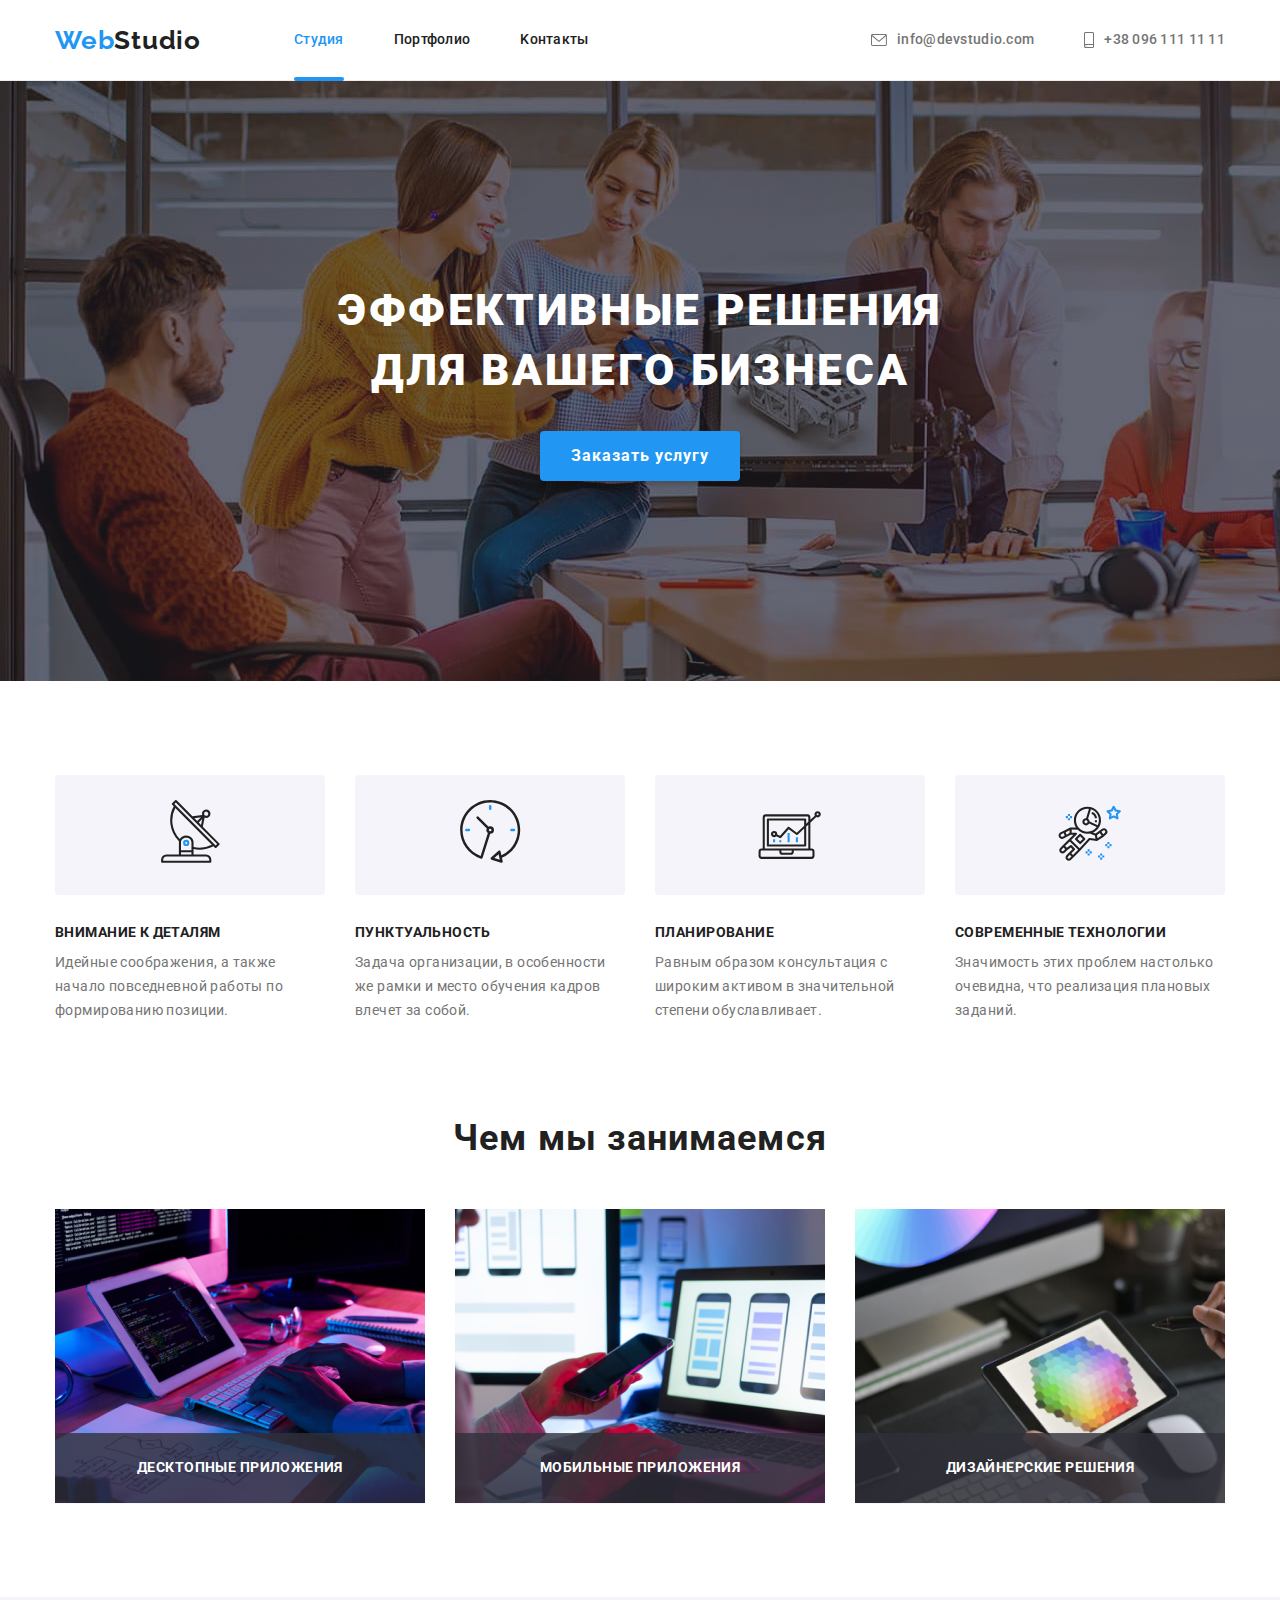
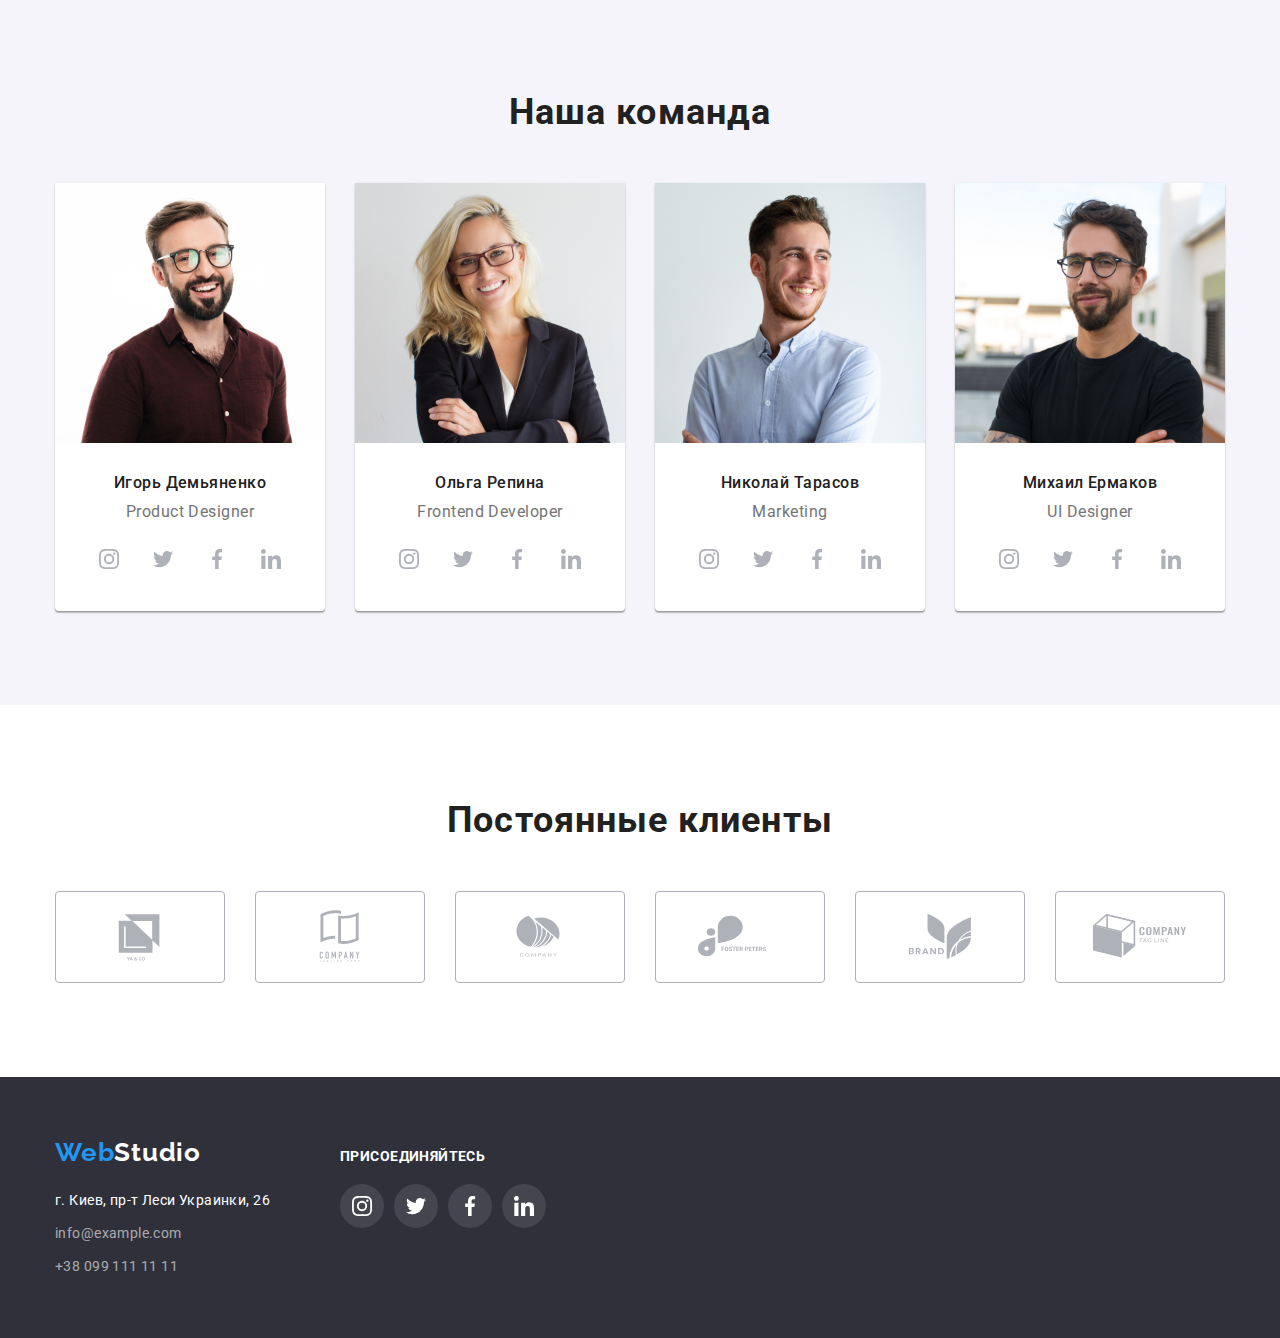
<file: index.html>
<!DOCTYPE html>
<html lang="ru">

<head>
  <link href="https://fonts.googleapis.com/css2?family=Raleway:wght@700&family=Roboto:wght@400;500;700;900&display=swap"
    rel="stylesheet" />
  <link rel="stylesheet"
    href="https://cdnjs.cloudflare.com/ajax/libs/modern-normalize/1.1.0/modern-normalize.min.css" />
  <link rel="stylesheet" type="text/css" href="./css/styles.css" />
  <title>WebStudio</title>
</head>

<body>
  <!-- HEADER-->
  <header class="header">
    <div class="container">
      <nav class="nav-header">
        <a href="index.html" class="logo-link"><span class="logo-accent">Web</span>Studio</a>
        <ul class="nav">
          <li class="nav-item">
            <a href="./index.html" class="nav-link current-link">Студия</a>
          </li>
          <li class="nav-item"><a href="./portfolio.html" class="nav-link">Портфолио</a></li>
          <li class="nav-item">
            <a href="" class="nav-link">Kонтакты</a>
          </li>
        </ul>
      </nav>
      <ul class="header-contacts">
        <li class="header-contacts-item">
          <a href="mailto:info@devstudio.com" class="header-contact">
            <svg class="header-icon" width="16px" height="12px">
              <use href="./imajes/sprite.svg#icon-envelope-hover"></use>
            </svg>info@devstudio.com
          </a>
        </li>
        <li class="header-contacts-item">
          <a href="tel:+380961111111" class="header-contact">
            <svg class="header-icon" width="10px" height="16px">
              <use href="./imajes/sprite.svg#icon-smartphone"></use>
            </svg>+38 096 111 11 11
          </a>
        </li>
      </ul>
    </div>
  </header>
  <!--Hero section-->
  <main>
    <section class="section hero">
      <div class="container">
        <h1 class="hero-title">Эффективные решения для вашего бизнеса</h1>
        <button data-modal-open type="button" class="button">Заказать услугу</button>
      </div>
    </section>

    <!--Our advantages-->
    <section class="advantag">
      <div class="container">
        <ul class="advantag-list">
          <li class="advantag-item">
            <div class="icon-background">
              <svg width="70px" height="70px">
                <use href="./imajes/sprite.svg#icon-antenna-1"></use>
              </svg>
            </div>
            <h3 class="advantag-title">Внимание к деталям</h3>
            <p class="advantag-text">
              Идейные соображения, а также начало повседневной работы по формированию позиции.
            </p>
          </li>
          <li class="advantag-item">
            <div class="icon-background">
              <svg width="70px" height="70px">
                <use href="./imajes/sprite.svg#icon-clock-1"></use>
              </svg>
            </div>
            <h3 class="advantag-title">Пунктуальность</h3>
            <p class="advantag-text">
              Задача организации, в особенности же рамки и место обучения кадров влечет за собой.
            </p>
          </li>
          <li class="advantag-item">
            <div class="icon-background">
              <svg width="70px" height="70px">
                <use href="./imajes/sprite.svg#icon-diagram-1"></use>
              </svg>
            </div>
            <h3 class="advantag-title">Планирование</h3>
            <p class="advantag-text">
              Равным образом консультация с широким активом в значительной степени обуславливает.
            </p>
          </li>
          <li class="advantag-item">
            <div class="icon-background">
              <svg width="70px" height="70px">
                <use href="./imajes/sprite.svg#icon-astronaut-1"></use>
              </svg>
            </div>
            <h3 class="advantag-title">Современные технологии</h3>
            <p class="advantag-text">
              Значимость этих проблем настолько очевидна, что реализация плановых заданий.
            </p>
          </li>
        </ul>
      </div>
    </section>
    <!--What are we doing-->
    <section class="doin">
      <div class="container">
        <h2 class="doin-title">Чем мы занимаемся</h2>
        <ul class="doin-list">
          <li class="doin-list-item">
            <img src="./imajes/table.jpg" alt="клавиатура" height="294" width="370" />
            <div class="doin-thumb">
              <p class="thumb-text">Десктопные приложения</p>
            </div>
          </li>
          <li class="doin-list-item">
            <img src="./imajes/phone.jpg" alt="телефон" height="294" width="370" />
            <div class="doin-thumb">
              <p class="thumb-text">Мобильные приложения</p>
            </div>
          </li>
          <li class="doin-list-item">
            <img src="./imajes/keyboard.jpg" alt="планшет" height="294" width="370" />
            <div class="doin-thumb">
              <p class="thumb-text">Дизайнерские решения</p>
            </div>
          </li>
        </ul>
      </div>
    </section>
    <!--team-->
    <section class="team">
      <div class="container">
        <h2 class="team-title">Наша команда</h2>
        <ul class="team-list">
          <li class="team-list-lastname">
            <img src="./imajes/img4.jpg" alt="игорь" width="270" height="260" />
            <div class="team-list-name">
              <h3 class="team-name">Игорь Демьяненко</h3>
              <p class="team-post">Product Designer</p>
              <ul class="social-list">
                <li class="social-item">
                  <a href="" class="social-link"><svg class="social-icon" width="20px" height="20px">
                      <use href="./imajes/sprite.svg#icon-instagram-2"></use>
                    </svg>
                  </a>
                </li>
                <li class="social-item">
                  <a href="" class="social-link"><svg class="social-icon" width="20px" height="20px">
                      <use href="./imajes/sprite.svg#icon-twitter-1"></use>
                    </svg>
                  </a>
                </li>
                <li class="social-item">
                  <a href="" class="social-link"><svg class="social-icon" width="20px" height="20px">
                      <use href="./imajes/sprite.svg#icon-facebook-1"></use>
                    </svg>
                  </a>
                </li>
                <li class="social-item">
                  <a href="" class="social-link"><svg class="social-icon" width="20px" height="20px">
                      <use href="./imajes/sprite.svg#icon-linkedin-1"></use>
                    </svg>
                  </a>
                </li>
              </ul>
            </div>
          </li>
          <li class="team-list-lastname">
            <img src="./imajes/img5.jpg" alt="ольга" width="270" height="260" />
            <div class="team-list-name">
              <h3 class="team-name">Ольга Репина</h3>
              <p class="team-post">Frontend Developer</p>
              <ul class="social-list">
                <li class="social-item">
                  <a href="" class="social-link">
                    <svg class="social-icon" width="20px" height="20px">
                      <use href="./imajes/sprite.svg#icon-instagram-2"></use>
                    </svg>
                  </a>
                </li>
                <li class="social-item">
                  <a href="" class="social-link">
                    <svg class="social-icon" width="20px" height="20px">
                      <use href="./imajes/sprite.svg#icon-twitter-1"></use>
                    </svg>
                  </a>
                </li>
                <li class="social-item">
                  <a href="" class="social-link">
                    <svg class="social-icon" width="20px" height="20px">
                      <use href="./imajes/sprite.svg#icon-facebook-1"></use>
                    </svg>
                  </a>
                </li>
                <li class="social-item">
                  <a href="" class="social-link"><svg class="social-icon" width="20px" height="20px">
                      <use href="./imajes/sprite.svg#icon-linkedin-1"></use>
                    </svg>
                  </a>
                </li>
              </ul>
            </div>
          </li>
          <li class="team-list-lastname">
            <img src="./imajes/img6.jpg" alt="николай" width="270" height="260" />
            <div class="team-list-name">
              <h3 class="team-name">Николай Тарасов</h3>
              <p class="team-post">Marketing</p>
              <ul class="social-list">
                <li class="social-item">
                  <a href="" class="social-link"><svg class="social-icon" width="20px" height="20px">
                      <use href="./imajes/sprite.svg#icon-instagram-2"></use>
                    </svg>
                  </a>
                </li>
                <li class="social-item">
                  <a href="" class="social-link"><svg class="social-icon" width="20px" height="20px">
                      <use href="./imajes/sprite.svg#icon-twitter-1"></use>
                    </svg>
                  </a>
                </li>
                <li class="social-item">
                  <a href="" class="social-link"><svg class="social-icon" width="20px" height="20px">
                      <use href="./imajes/sprite.svg#icon-facebook-1"></use>
                    </svg>
                  </a>
                </li>
                <li class="social-item">
                  <a href="" class="social-link"><svg class="social-icon" width="20px" height="20px">
                      <use href="./imajes/sprite.svg#icon-linkedin-1"></use>
                    </svg>
                  </a>
                </li>
              </ul>
            </div>
          </li>
          <li class="team-list-lastname">
            <img src="./imajes/img7.jpg" alt="михаил" width="270" height="260" />
            <div class="team-list-name">
              <h3 class="team-name">Михаил Ермаков</h3>
              <p class="team-post">UI Designer</p>
              <ul class="social-list">
                <li class="social-item">
                  <a href="" class="social-link">
                    <svg class="social-icon" width="20px" height="20px">
                      <use href="./imajes/sprite.svg#icon-instagram-2"></use>
                    </svg>
                  </a>
                </li>
                <li class="social-item">
                  <a href="" class="social-link">
                    <svg class="social-icon" width="20px" height="20px">
                      <use href="./imajes/sprite.svg#icon-twitter-1"></use>
                    </svg>
                  </a>
                </li>
                <li class="social-item">
                  <a href="" class="social-link">
                    <svg class="social-icon" width="20px" height="20px">
                      <use href="./imajes/sprite.svg#icon-facebook-1"></use>
                    </svg>
                  </a>
                </li>
                <li class="social-item">
                  <a href="" class="social-link">
                    <svg class="social-icon" width="20px" height="20px">
                      <use href="./imajes/sprite.svg#icon-linkedin-1"></use>
                    </svg>
                  </a>
                </li>
              </ul>
            </div>
          </li>
        </ul>
      </div>
    </section>
    <section class="clients">
      <div class="container">
        <h2 class="clients-title">Постоянные клиенты</h2>
        <ul class="clients-list">
          <li class="clients-item">
            <a href="" class="clients-link">
              <svg class="clients-icon" width="106px" height="60px">
                <use href="./imajes/sprite.svg#icon-yaco"></use>
              </svg>
            </a>
          </li>
          <li class="clients-item">
            <a href="" class="clients-link">
              <svg class="clients-icon" width="106px" height="60px">
                <use href="./imajes/sprite.svg#icon-tagline"></use>
              </svg>
            </a>
          </li>
          <li class="clients-item">
            <a href="" class="clients-link">
              <svg class="clients-icon" width="106px" height="60px">
                <use href="./imajes/sprite.svg#icon-company"></use>
              </svg>
            </a>
          </li>
          <li class="clients-item">
            <a href="" class="clients-link">
              <svg class="clients-icon" width="106px" height="60px">
                <use href="./imajes/sprite.svg#icon-foster"></use>
              </svg>
            </a>
          </li>
          <li class="clients-item">
            <a href="" class="clients-link">
              <svg class="clients-icon" width="106px" height="60px">
                <use href="./imajes/sprite.svg#icon-brand"></use>
              </svg>
            </a>
          </li>
          <li class="clients-item">
            <a href="" class="clients-link">
              <svg class="clients-icon" width="106" height="60">
                <use href="./imajes/sprite.svg#icon-tag"></use>
              </svg>
            </a>
          </li>
        </ul>
      </div>
    </section>
  </main>

  <!--FOOOOOOTEEEERRRRRR-->
  <footer class="footer-section">
    <div class="container footer">
      <div class="address-wrap">
        <a href="./index.html" class="footer-logo"><span class="logo-accent">Web</span>Studio</a>
        <address class="address">
          <span class="footer-text">г. Киев, пр-т Леси Украинки, 26</span>
          <a href="mailto:info@example.com" class="footer-contacts">info@example.com</a>
          <a href="tel:+380991111111" class="footer-contacts">+38 099 111 11 11</a>
        </address>
      </div>
      <div class="slogan-wrap">
        <h3 class="footer-slogan">Присоединяйтесь</h3>
        <ul class="social-list footer">
          <li class="social-item">
            <a href="" class="social-link footer">
              <svg class="social-icon" width="20px" height="20px">
                <use href="./imajes/sprite.svg#icon-instagram-2"></use>
              </svg>
            </a>
          </li>
          <li class="social-item">
            <a href="" class="social-link footer">
              <svg class="social-icon" width="20px" height="20px">
                <use href="./imajes/sprite.svg#icon-twitter-1"></use>
              </svg>
            </a>
          </li>
          <li class="social-item">
            <a href="" class="social-link footer"><svg class="social-icon" width="20px" height="20px">
                <use href="./imajes/sprite.svg#icon-facebook-1"></use>
              </svg>
            </a>
          </li>
          <li class="social-item">
            <a href="" class="social-link footer">
              <svg class="social-icon" width="20px" height="20px">
                <use href="./imajes/sprite.svg#icon-linkedin-1"></use>
              </svg>
            </a>
          </li>
        </ul>
      </div>
    </div>
  </footer>
  <!--MODAL-->
  <div data-modal class="backdrop is-hidden">
    <div class="modal">
      <button data-modal-close class="close-button">
        <svg width="11px" height="11px">
          <use href="./imajes/sprite.svg#icon-close-black"></use>
        </svg>
      </button>
    </div>
  </div>

  <script src="./js/modal.js"></script>
</body>

</html>
</file>
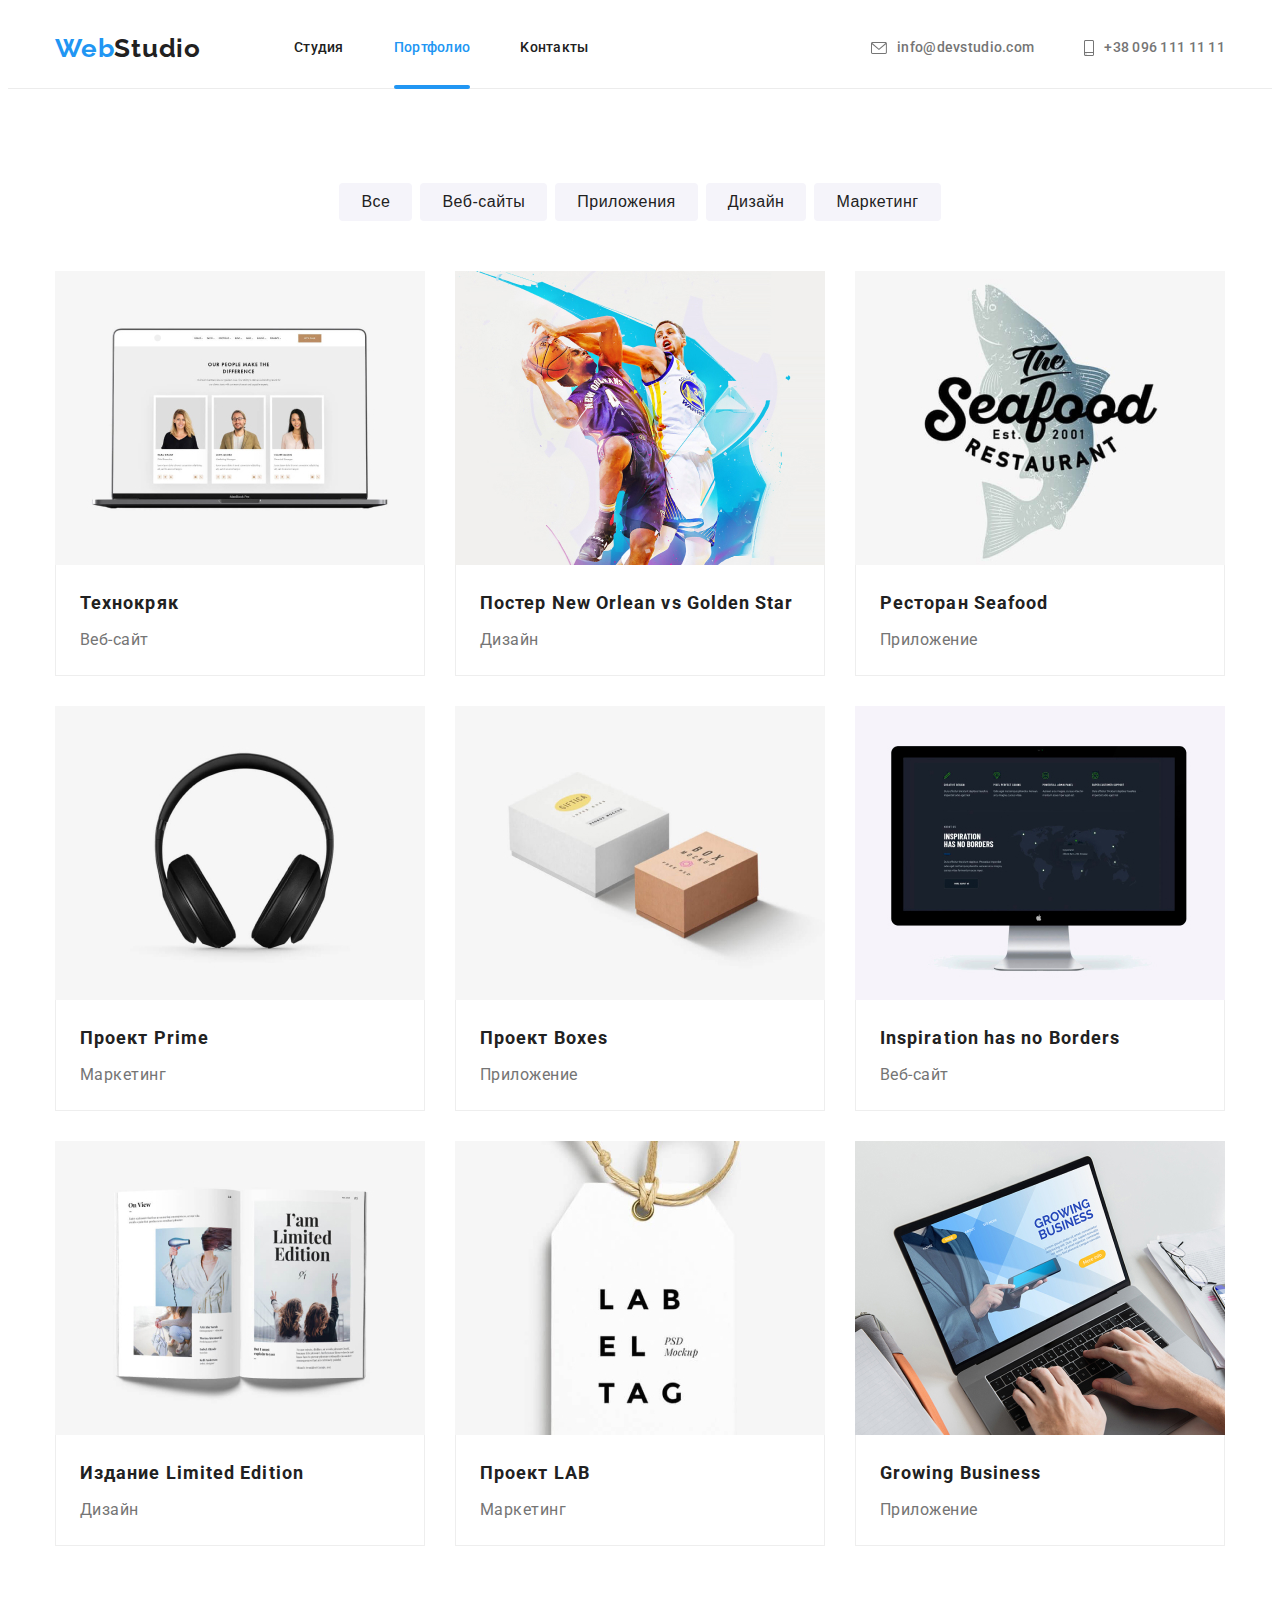
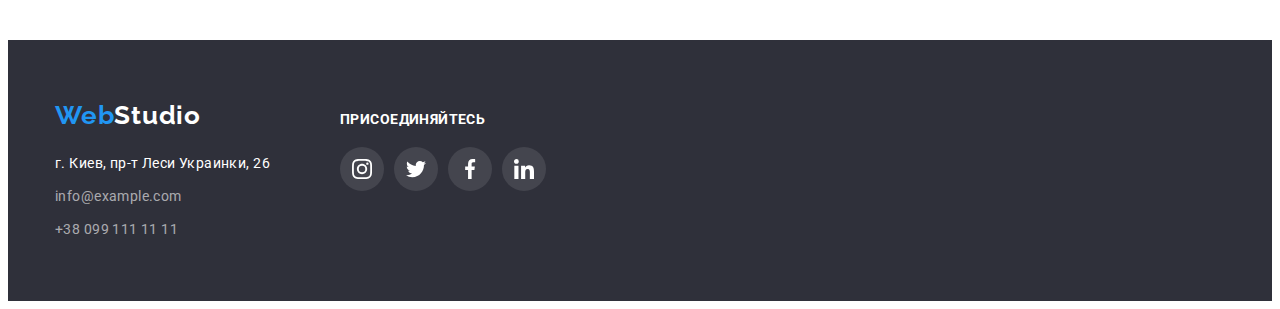
<file: portfolio.html>
<!DOCTYPE html>
<html lang="ru">

<head>
  <meta charset="UTF-8" />
  <meta http-equiv="X-UA-Compatible" content="IE=edge" />
  <meta name="viewport" content="width=device-width, initial-scale=1.0" />
  <link href="https://fonts.googleapis.com/css2?family=Raleway:wght@700&family=Roboto:wght@400;500;700;900&display=swap"
    rel="stylesheet" />
  <link rel="stylesheet" type="text/css" href="./css/styles.css" />
  <title>portfolio</title>
</head>

<body>
  <!-- HEADER-->
  <header class="header">
    <div class="container">
      <nav class="nav-header">
        <a href="index.html" class="logo-link"><span class="logo-accent">Web</span>Studio</a>
        <ul class="nav">
          <li class="nav-item">
            <a href="./index.html" class="nav-link ">Студия</a>
          </li>
          <li class="nav-item"><a href="./portfolio.html" class="nav-link current-link">Портфолио</a></li>
          <li class="nav-item">
            <a href="" class="nav-link">Kонтакты</a>
          </li>
        </ul>
      </nav>
      <ul class="header-contacts">
        <li class="header-contacts-item">
          <a href="mailto:info@devstudio.com" class="header-contact">
            <svg class="header-icon" width="16px" height="12px">
              <use href="./imajes/sprite.svg#icon-envelope-hover"></use>
            </svg>info@devstudio.com
          </a>
        </li>
        <li class="header-contacts-item">
          <a href="tel:+380961111111" class="header-contact">
            <svg class="header-icon" width="10px" height="16px">
              <use href="./imajes/sprite.svg#icon-smartphone"></use>
            </svg>+38 096 111 11 11
          </a>
        </li>
      </ul>
    </div>
  </header>
  <!---Наши проекты-->
  <main>
    <section class="projects">
      <div class="container">
        <ul class="projects-filter">
          <li class="projects-item">
            <button type="button" class="projects-button">Все</button>
          </li>
          <li class="projects-item">
            <button type="button" class="projects-button">Веб-сайты</button>
          </li>
          <li class="projects-item">
            <button type="button" class="projects-button">Приложения</button>
          </li>
          <li class="projects-item">
            <button type="button" class="projects-button">Дизайн</button>
          </li>
          <li class="projects-item">
            <button type="button" class="projects-button">Маркетинг</button>
          </li>
        </ul>
        <ul class="projects-list">
          <li class="pro-item">
            <a class="pro-item-link" href="">
              <div class=pro-item-wrap><img src="./imajes/portfolip/tehno-criac.jpg" alt="технокряк" width="370px"
                  height="294px" />
                <p class="image-text">
                  Ресурс предлагает комплексные предложения с разным уровнем функционала и сервисов.
                  Все это позволит посетителю получить исчерпывающие сведения о компании или частном
                  лице.
                </p>
              </div>
              <div class="pro-item-title">
                <h2 class="projects-name">Технокряк</h2>
                <p class="projects-type">Веб-сайт</p>
              </div>
            </a>
          </li>
          <li class="pro-item">
            <a class="pro-item-link" href="">
              <div class=pro-item-wrap><img src="./imajes/portfolip/new-orlean.jpg" alt="баскетбол" width="370px"
                  height="294px" />
                <p class="image-text">
                  Ресурс предлагает комплексные предложения с разным уровнем функционала и сервисов.
                  Все это позволит посетителю получить исчерпывающие сведения о компании или частном
                  лице.
                </p>
              </div>
              <div class="pro-item-title">
                <h2 class="projects-name">Постер New Orlean vs Golden Star</h2>
                <p class="projects-type">Дизайн</p>
              </div>
            </a>
          </li>
          <li class="pro-item">
            <a class="pro-item-link" href="">
              <div class=pro-item-wrap><img src="./imajes/portfolip/seawood.jpg" alt="лого морского ресторана"
                  width="370px" height="294px" />
                <p class="image-text">
                  Ресурс предлагает комплексные предложения с разным уровнем функционала и сервисов.
                  Все это позволит посетителю получить исчерпывающие сведения о компании или частном
                  лице.
                </p>
              </div>
              <div class="pro-item-title">
                <h2 class="projects-name">Ресторан Seafood</h2>
                <p class="projects-type">Приложение</p>
              </div>
            </a>
          </li>
          <li class="pro-item">
            <a class="pro-item-link" href="">
              <div class=pro-item-wrap><img src="./imajes/portfolip/prime.jpg" alt="наушники" width="370px"
                  height="294px" />
                <p class="image-text">
                  Ресурс предлагает комплексные предложения с разным уровнем функционала и сервисов.
                  Все это позволит посетителю получить исчерпывающие сведения о компании или частном
                  лице.
                </p>
              </div>
              <div class="pro-item-title">
                <h2 class="projects-name">Проект Prime</h2>
                <p class="projects-type">Маркетинг</p>
              </div>
            </a>
          </li>
          <li class="pro-item">
            <a class="pro-item-link" href="">
              <div class=pro-item-wrap> <img src="./imajes/portfolip/boxes.jpg" alt="коробочки" width="370px"
                  height="294px" />
                <p class="image-text">
                  Ресурс предлагает комплексные предложения с разным уровнем функционала и сервисов.
                  Все это позволит посетителю получить исчерпывающие сведения о компании или частном
                  лице.
                </p>
              </div>
              <div class="pro-item-title">
                <h2 class="projects-name">Проект Boxes</h2>
                <p class="projects-type">Приложение</p>
              </div>
            </a>
          </li>
          <li class="pro-item">
            <a class="pro-item-link" href="">
              <div class=pro-item-wrap><img src="./imajes/portfolip/monitor.jpg" alt="монитор" width="370px"
                  height="294px" />
                <p class="image-text">
                  Ресурс предлагает комплексные предложения с разным уровнем функционала и сервисов.
                  Все это позволит посетителю получить исчерпывающие сведения о компании или частном
                  лице.
                </p>
              </div>
              <div class="pro-item-title">
                <h2 class="projects-name">Inspiration has no Borders</h2>
                <p class="projects-type">Веб-сайт</p>
              </div>
            </a>
          </li>
          <li class="pro-item">
            <a class="pro-item-link" href="">
              <div class=pro-item-wrap><img src="./imajes/portfolip/magazine.jpg" alt="журнал" width="370px"
                  height="294px" />
                <p class="image-text">
                  Ресурс предлагает комплексные предложения с разным уровнем функционала и сервисов.
                  Все это позволит посетителю получить исчерпывающие сведения о компании или частном
                  лице.
                </p>
              </div>
              <div class="pro-item-title">
                <h2 class="projects-name">Издание Limited Edition</h2>
                <p class="projects-type">Дизайн</p>
              </div>
            </a>
          </li>
          <li class="pro-item">
            <a class="pro-item-link" href="">
              <div class=pro-item-wrap><img src="./imajes/portfolip/label.jpg" alt="лейбла" width="370px"
                  height="294px" />
                <p class="image-text">
                  Ресурс предлагает комплексные предложения с разным уровнем функционала и сервисов.
                  Все это позволит посетителю получить исчерпывающие сведения о компании или частном
                  лице.
                </p>
              </div>
              <div class="pro-item-title">
                <h2 class="projects-name">Проект LAB</h2>
                <p class="projects-type">Маркетинг</p>
              </div>
            </a>
          </li>
          <li class="pro-item">
            <a class="pro-item-link" href="">
              <div class=pro-item-wrap>
                <img src="./imajes/portfolip/growing.jpg" alt="печатает на ноутбуке" width="370px" height="294px" />
                <p class="image-text">
                  Ресурс предлагает комплексные предложения с разным уровнем функционала и сервисов.
                  Все это позволит посетителю получить исчерпывающие сведения о компании или частном
                  лице.
                </p>
              </div>
              <div class="pro-item-title">
                <h2 class="projects-name">Growing Business</h2>
                <p class="projects-type">Приложение</p>
              </div>
            </a>
          </li>
        </ul>
      </div>
    </section>
  </main>
  <!--FOOOOOOTEEEERRRRRR-->
  <footer class="footer-section">
    <div class="container footer">
      <div class="address-wrap">
        <a href="./index.html" class="footer-logo"><span class="logo-accent">Web</span>Studio</a>
        <address class="address">
          <span class="footer-text">г. Киев, пр-т Леси Украинки, 26</span>
          <a href="mailto:info@example.com" class="footer-contacts">info@example.com</a>
          <a href="tel:+380991111111" class="footer-contacts">+38 099 111 11 11</a>
        </address>
      </div>
      <div class="slogan-wrap">
        <h3 class="footer-slogan">Присоединяйтесь</h3>
        <ul class="social-list footer">
          <li class="social-item">
            <a href="" class="social-link footer">
              <svg class="social-icon" width="20px" height="20px">
                <use href="./imajes/sprite.svg#icon-instagram-2"></use>
              </svg>
            </a>
          </li>
          <li class="social-item">
            <a href="" class="social-link footer">
              <svg class="social-icon" width="20px" height="20px">
                <use href="./imajes/sprite.svg#icon-twitter-1"></use>
              </svg>
            </a>
          </li>
          <li class="social-item">
            <a href="" class="social-link footer"><svg class="social-icon" width="20px" height="20px">
                <use href="./imajes/sprite.svg#icon-facebook-1"></use>
              </svg>
            </a>
          </li>
          <li class="social-item">
            <a href="" class="social-link footer">
              <svg class="social-icon" width="20px" height="20px">
                <use href="./imajes/sprite.svg#icon-linkedin-1"></use>
              </svg>
            </a>
          </li>
        </ul>
      </div>
    </div>
  </footer>
</body>

</html>
</file>
<file: css/styles.css>
:root {
  --brand-color: #2196f3;
  --title-color: #212121;
  --text-color: #757575;
  --hero-color: #ffffff;
  --contact-color: rgba(255, 255, 255, 0.6);
  --main-background: #ffffff;
  --secondary-background: #f5f4fa;
  --icon-color: #AFB1B8;
  --transition-timing-function: cubic-bezier(0.4, 0, 0.2, 1);
  --transition-duration: 2500ms;
}

*,
*::before,
*::after {
  box-sizing: border-box;
}

body {
  color: var(--text-color);
  font-family: roboto, sans-serif;
}

ul {
  list-style: none;
  margin: 0px;
  padding: 0px;
}

h1,
h2,
h3,
h4,
h5,
h6 {
  margin: 0px;
}

p {
  margin: 0px;
}

img {
  display: block;
  max-width: 100%;
  height: auto;
}

.container {
  max-width: 1200px;
  margin: 0 auto;
  padding-left: 15px;
  padding-right: 15px;
}



/***:hover,
*:focus {
  transition-duration: 250ms;
  transition-timing-function: cubic-bezier(0.4, 0, 0.2, 1);
}




/* Header */
.header {
  border-bottom: 1px solid #ececec;
}

.header .container {
  display: flex;
}

.nav-header {
  display: flex;
  align-items: center;
}

.nav-item.nav-link {
  display: block;
  }

.nav-link {
  padding-top: 32px;
  padding-bottom: 32px;
}

.nav {
  display: flex;
}

.header-contacts {
  display: flex;
  align-items: center;
  margin-left: auto;
}

.logo-accent {
  color: var(--brand-color);
}

.logo-link {

  color: var(--title-color);
  display: block;
  margin-right: 93px;

  font-family: raleway, sans-serif;
  font-weight: 700;
  font-size: 26px;
  line-height: 1.19;
  letter-spacing: 0.03em;
  text-decoration: none;
}

.nav {
  color: var(--title-color);

  font-weight: 500;
  font-size: 14px;
  line-height: 1.14;
  letter-spacing: 0.02em;
  list-style: none;
}



.header.nav {
  flex-grow: 1;
}

.nav-item {
  position: relative;
  margin-right: 50px;
}

.nav-link {
  display: block;
  padding-top: 32px;
  padding-bottom: 32px;
  color: inherit;
  text-decoration: none;
  
  transition-duration: color var(--transition-duration) var(--transition-timing-function);
}



.nav-item:last-child {
  margin-right: 0;
}

.nav-link:hover,
.nav-link:focus,
.header-contact:hover,
.header-contact:focus {
  color: var(--brand-color);
  
}

.header-contacts-item {
  display: flex;
margin-right: 50px;
}

.header-contacts-item:last-child {
  margin-right: 0;
}
.header-contact {
  display: flex;
  align-items: center;
  color: var(--text-color);

  font-weight: 500;
  font-size: 14px;
  line-height: 1.14;
  letter-spacing: 0.02em;
  text-decoration: none;
 transition: color var(--transition-duration) var(--transition-timing-function);
  
}

.header-icon {
  margin-right: 10px;
  fill: currentColor;
}
.current-link {
  color: var(--brand-color);
}

.nav-link.current-link::after {
  position: absolute;
  content: '';
  left: 0;
  bottom: -1px;


  height: 4px;
  width: 100%;
  margin: 0;
  padding: 0;
  border-radius: 2px;
  background-color: var(--brand-color);
}

/* Hero */
.section.hero {
  max-width: 1600px;
  height: 600px;
  margin-left: auto;
  margin-right: auto;
  padding-top: 200px;
  padding-bottom: 200px;
  background-color: #2F303A;
  text-align: center;

  background-image: linear-gradient(to right, rgba(47, 48, 58, 0.4), rgba(47, 48, 58, 0.4)), url(../imajes/hero.jpg);
background-size: cover;
}

.container.hero-title { 
  text-align: center;
}

.hero-title {
  margin: 0 auto;
  max-width: 694px;
  max-height: 120px;
  
  margin-bottom: 30px;
  color: var(--hero-color);

  font-weight: 900;
  font-size: 44px;
  line-height: 1.36;
  text-align: center;
  letter-spacing: 0.06em;
  text-transform: uppercase;
}

.button {
  display: inline-block;
  width: 200px;
  height: 50px;

  color: var(--hero-color);
  background-color: var(--brand-color);

  font-weight: 700;
  font-size: 16px;
  line-height: 1.88;
  text-align: center;
  letter-spacing: 0.06em;
  background: #2196f3;
  box-shadow: 0px 4px 4px rgba(0, 0, 0, 0.15);
  border-radius: 4px;
  border: none;
  cursor: pointer;

  transition: background-color var(--transition-duration) var(--transition-timing-function);
}

.section.hero .button:hover{
background-color: #188CE8
}


/*Our advantages */
.advantag {
    padding-top: 94px;
    padding-bottom: 94px;
  background-color: var(--main-background);
}

.advantag-list {
  display: flex;
}

.advantag-item {
  width: 270px;
}

.advantag-item:not(:last-child) {
  margin-right: 30px;
}

.advantag-title {
  margin-bottom: 10px;
  color: var(--title-color);

  font-weight: 700;
  font-size: 14px;
  line-height: 1.14;
  letter-spacing: 0.03em;
  text-transform: uppercase;
}

.advantag-text {
  font-weight: 400;
  font-size: 14px;
  line-height: 1.71;
  letter-spacing: 0.03em;
}

.icon-background {
  display: flex;
  justify-content: center;
  align-items: center;
  width: 270px;
  height: 120px;
  margin-bottom: 30px;

  background: var(--secondary-background);
  border-radius: 4px;
}

/*Doing*/
.doin {
  padding-bottom: 94px;
  background-color: var(--main-background);
}

.doin-title {
  margin-bottom: 50px;
  color: var(--title-color);

  font-weight: 700;
  font-size: 36px;
  line-height: 1.17;
  text-align: center;
  letter-spacing: 0.03em;
}

.doin-list {
  display: flex;
  
  list-style: none;
}

.doin-list-item {
  position: relative;
  margin-right: 30px;
  
}


.doin-list-item:last-child {
  margin-right: 0;
}

.doin-thumb {
  position: absolute;
    display: flex;
    width: 100%;
    padding-top: 27px;
    padding-bottom: 27px;
    justify-content: center;
    align-items: center;
    color: var(--white-color);
    background-color: rgba(47, 48, 58, 0.8);
    font-weight: 700;
    font-size: 14px;
    line-height: 1.17;
    transform: translate(0px, -100%);
}

.thumb-text {
  color: var(--main-background);
  font-weight: 700;
  text-transform: uppercase;
  letter-spacing: 0.03em;
  font-size: 14px;
  line-height: 1.14;
}
/* Team */
.team {
  padding-top: 94px;
  padding-bottom: 94px;
  background-color: var(--secondary-background);
}

.team-title {
  margin-bottom: 50px;
  color: var(--title-color);

  font-weight: 700;
  font-size: 36px;
  line-height: 1.17;
  text-align: center;
  letter-spacing: 0.03em;
}

.team-list {
  display: flex;

  list-style: none;
}

.team-list-lastname {
    width: calc((100%-90)/4);
      margin-right: 30px;
    background-color: #ffffff;
      box-shadow: 0px 1px 3px rgba(0, 0, 0, 0.12),
        0px 1px 1px rgba(0, 0, 0, 0.14),
        0px 2px 1px rgba(0, 0, 0, 0.2);
      border-radius: 0px 0px 4px 4px;
    
}

.team-list-lastname:last-child {
  margin-right: 0;
}

.team-list-name {
  padding: 30px 10px 30px 10px;
}

.team-name {
  color: var(--title-color);
  margin-bottom: 10px;
  font-weight: 500;
  font-size: 16px;
  line-height: 1.19;
  text-align: center;
  letter-spacing: 0.03em;
}

.team-post {
  margin-bottom: 16px;

  font-weight: 400;
  font-size: 16px;
  line-height: 1.19;
  text-align: center;
  letter-spacing: 0.03em;
}



/** CLIENTS **/

.clients {
  padding: 94px 0;
}

.clients .container {
  text-align: center;
}

.clients-title {
  margin-bottom: 50px;
  font-family: 'Roboto';
  font-style: normal;
  font-weight: 700;
  font-size: 36px;
  line-height: 42px;
  text-align: center;
  letter-spacing: 0.03em;

  color: #212121;
}

.clients-list {
  display: flex;
  align-items: center;
  justify-content: center;
}



.clients-item:not(:last-child) {
  margin-right: 30px;
}

.clients-link {
  display: flex;
  align-items: center;
  justify-content: center;

  width: 170px;
  height: 92px;

  color: var(--icon-color);

  border: 1px solid #AFB1B8;
  border-radius: 4px;

  transition: color var(--transition-duration) var(--transition-timing-function),
    border-color var(--transition-duration) var(--transition-timing-function);
}
/**transition: color var(--transition-duration) var(--transition-timing-function),
border var(--transition-duration) var(--transition-timing-function);**/

.clients-icon {
  fill: currentColor;
  /**transition: var(--transition-duration) var(--transition-timing-function);*/
}

.clients-link:hover,
.clients-link:focus {
  border: 1px solid var(--brand-color);
  color: var(--brand-color);

}

/**.clients-icon:hover ,
.clients-icon:focus {
  fill: rgba(33, 150, 243, 1); 
  transition: fill var(--transition-duration) var(--transition-timing-function);
} **/
/* Footer */
.footer-section {
  background-color: #2F303A;
  padding: 60px 0px;
}

.footer-section .container {
  display: flex;
  align-items: baseline;
}


.footer-logo {
  display: block;
  margin-bottom: 20px;

  color: #FFFFFF;

  font-family: raleway, sans-serif;
  font-weight: 700;
  font-size: 26px;
  line-height: 1.19;
  letter-spacing: 0.03em;
  text-decoration: none;
}

.footer-text {
  display: block;
  line-height: 24px;
}

.address {

  color: #FFFFFF;

  font-style: normal;
  font-weight: 400;
  font-size: 14px;
  line-height: 1.71;
  letter-spacing: 0.03em;
}

.footer-contacts {
  display: flex;
  margin-top: 9px;
  line-height: 24px;
  color: rgba(255, 255, 255, 0.6);
  text-decoration: none;

  transition: background-color var(--transition-duration) var(--transition-timing-function);
}

.footer-contacts:hover,
.footer-contacts:focus {
  color: var(--brand-color);
}

.footer-slogan {
  color: var(--hero-color);
  font-weight: 700;
  font-size: 14px;
  line-height: 16px;
  text-transform: uppercase;
  letter-spacing: 0.03em;
}

.container.slogan-wrap {
  display: flex;
  align-items: center;
justify-content: center;
  
}

.social-list.footer {
  display: flex;
  margin-top: 20px;
}

.social-link.footer {
  color: var(--hero-color);
  background-color: rgba(255, 255, 255, 0.1);
  transition: background-color var(--transition-duration) var(--transition-timing-function);
}

.social-link.footer:hover,
.social-link.footer:focus {
  background-color: var(--brand-color);
}

.slogan-wrap {
  margin-left: 70px ;
}

.social-list {
  display: flex;
  justify-content: center;
  gap: 10px;
}

.social-link {
  display: flex;
  align-items: center;
  justify-content: center;

  width: 44px;
  height: 44px;

  color: var(--icon-color);

  border-radius: 50%;
  
  transition: background-color var(--transition-duration) var(--transition-timing-function), 
  color var(--transition-duration) var(--transition-timing-function);
}

.social-icon {
  fill: currentColor;
  
}

.social-link:hover,
.social-link:focus {
  color: var(--main-background);
  background-color: var(--brand-color);
}

/* Portfolio.html */
/*Projects */

  
.projects-button {
  padding: 6px 22px;
  color: var(--title-color);
  background-color: #f5f4fa;
  border-radius: 4px;
  border: 0;
  font-weight: 500;
  font-size: 16px;
  line-height: 1.62;
  text-align: center;
  letter-spacing: 0.03em;

  transition: box-shadow var(--transition-duration) var(--transition-timing-function),
              background-color var(--transition-duration) var(--transition-timing-function),
              color var(--transition-duration) var(--transition-timing-function);
}

.projects-item:not(:last-child) {
  margin-right: 8px;
}

.projects-filter {
  display: flex;
  justify-content: center;
    margin-top: 0px;
    margin-bottom: 50px;
}

.projects {
  padding-top: 94px;
  padding-bottom: 94px;
  
  margin-top: 0px;
  margin-bottom: 0px;
  padding-left: 0px;
}

.projects-button:hover,
.projects-button:focus {
  color: var(--hero-color);
  background-color: var(--brand-color);
  cursor: pointer;
}


.projects-list {
  display: flex;
  flex-wrap: wrap;
  margin: -15px;
  list-style: none;
}

.pro-item {
  margin: 15px;
  transition: box-shadow var(--transition-duration) var(--transition-timing-function);

}

 .pro-item-link {
  display: inline-block;
  text-decoration: none;
  transition: box-shadow var(--transition-duration) var(--transition-timing-function);
 }
 
.pro-item-link:hover,
.pro-item-link:focus {
  box-shadow: 0px 1px 1px rgba(0, 0, 0, 0.12), 0px 4px 4px rgba(0, 0, 0, 0.06),1px 4px 6px rgba(0, 0, 0, 0.16);
}

.pro-item a {
  display: inline-block

}

.pro-item-title {
  padding: 20px 24px 20px 24px;
    border-bottom: 1px solid #EEEEEE;
    border-left: 1px solid #EEEEEE;
    border-right: 1px solid #EEEEEE;
}

.projects-name {
  margin-bottom: 4px;
  color: var(--title-color);

  font-weight: 700;
  font-size: 18px;
  line-height: 2;
  letter-spacing: 0.06em;
}

.projects-type {
  font-family: 'Roboto';
  font-style: normal;
  font-weight: 400;
  font-size: 16px;
  line-height: 30px;
  letter-spacing: 0.03em;
  color: #757575;
}

.pro-item-wrap {
  position: relative;
  overflow: hidden;
}
.pro-item:hover .image-text,
.pro-item:focus .image-text {
  transform: none;
}


.image-text {
  position: absolute;
    top: 0;
    left: 0;
    width: 370px;
    height: 294px;
    font-size: 18px;
    line-height: 1.56;
    color: var(--secondary-background);
    padding: 63px 24px;
    margin-top: 0px;
    margin-bottom: 0px;
    transform: translateY(100%);
  
    background-color: rgba(33, 150, 243, 0.9);
  
    transition: transform var(--transition-duration) var(--transition-timing-function);
}


/*MODAL*/

.backdrop {
  position: fixed;
  top: 0;
  left: 0;

  width: 100%;
  height: 100%;

  opacity: 1;

  transition: opacity var(--transition-duration) var(--transition-timing-function);

  background: rgba(0, 0, 0, 0.2);
  z-index: 100;
}

.backdrop.is-hidden {
  opacity: 0;
  pointer-events: none;
  
}

.backdrop.is-hidden .modal {
  transform: translate(-50%, -50%) scale(0.9);
}

.modal {
  position: absolute;
  top: 50%;
  left: 50%;
  transform: translate(-50%, -50%) scale(1.1);

  min-width: 528px;
  min-height: 581px;
  padding: 17px;

  background-color: var(--main-background);

  transition: transform var(--transition-duration) var(--transition-timing-function);
}

.close-button {
  position: absolute;
  top: 8px;
  right: 8px;

  width: 30px;
  height: 30px;

  background-color: var(--white-color);
  border: 1px solid rgba(0, 0, 0, 0.1);
  border-radius: 50%;
  cursor: pointer;

  transition: border-color var(--transition-duration) var(--transition-timing-function);
}

.close-button:hover,
.close-button:focus {
  border-color: var(--brand-color);
}
</file>
